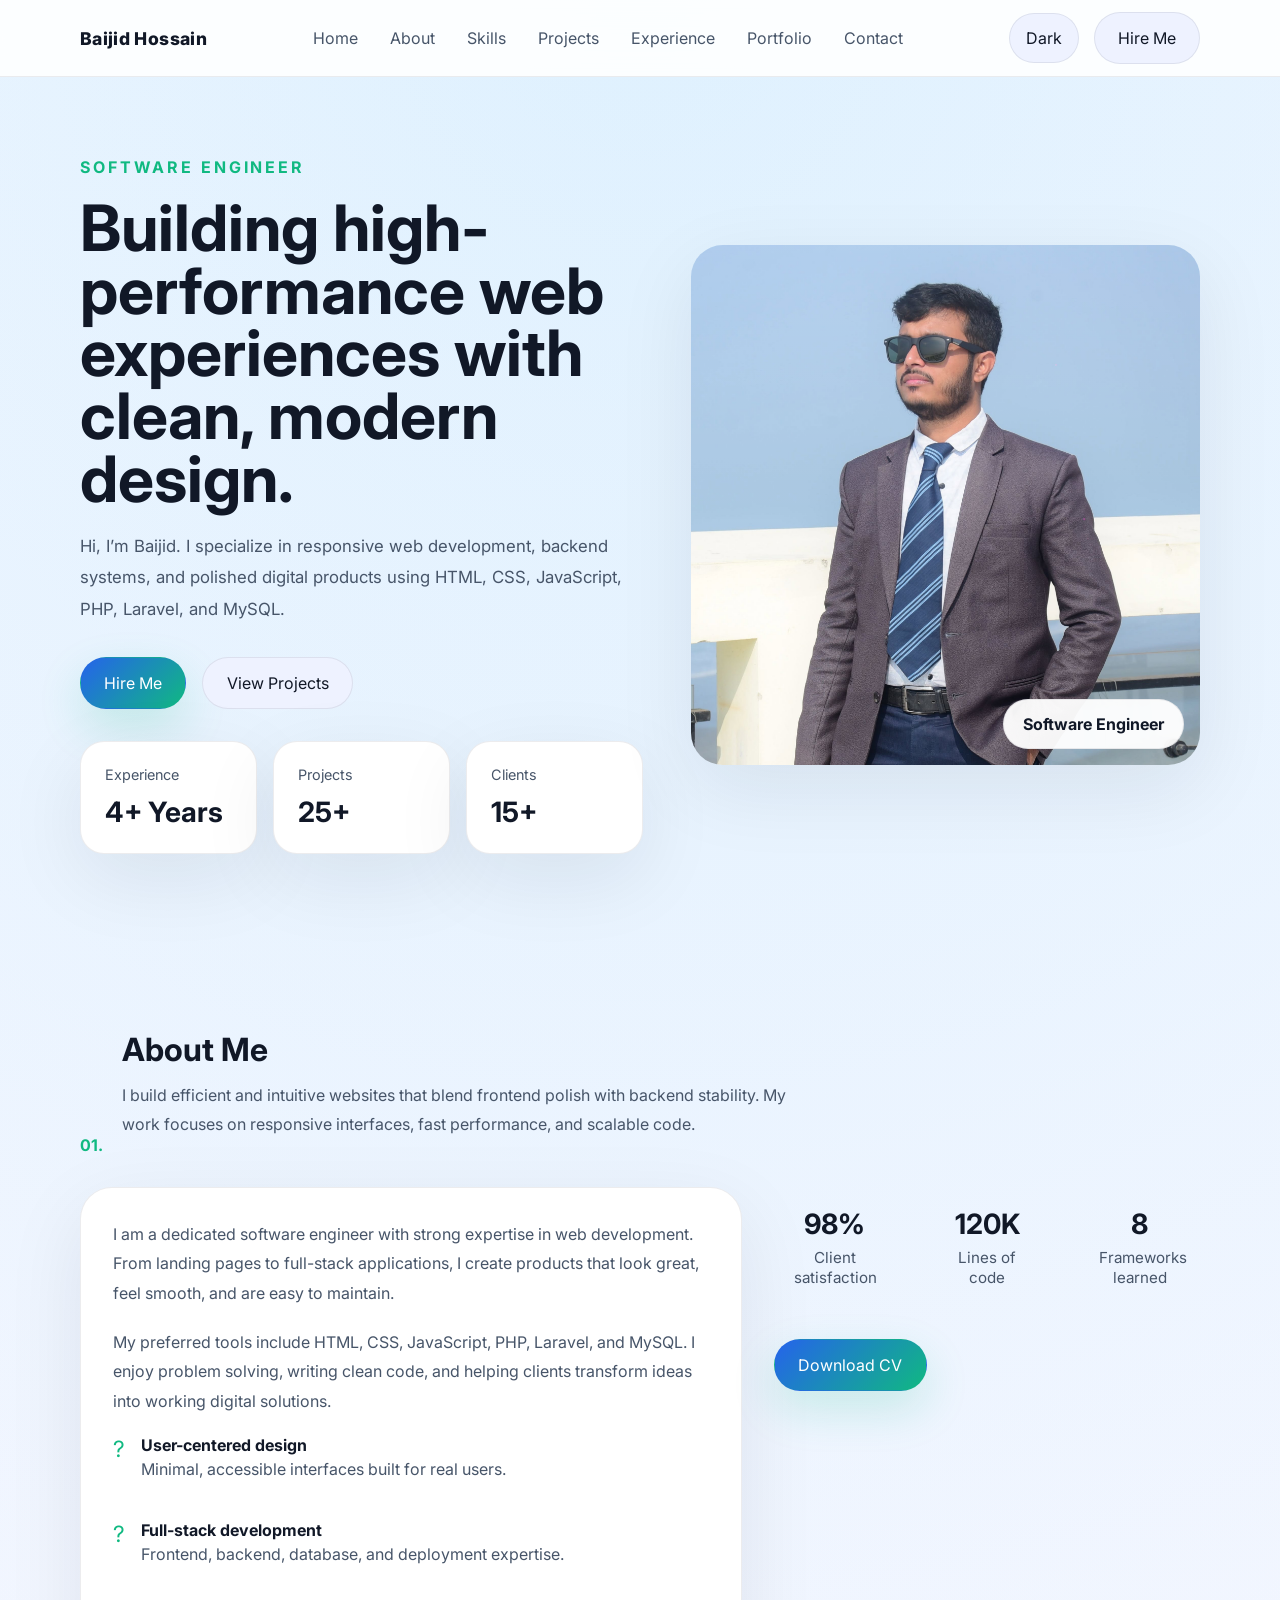
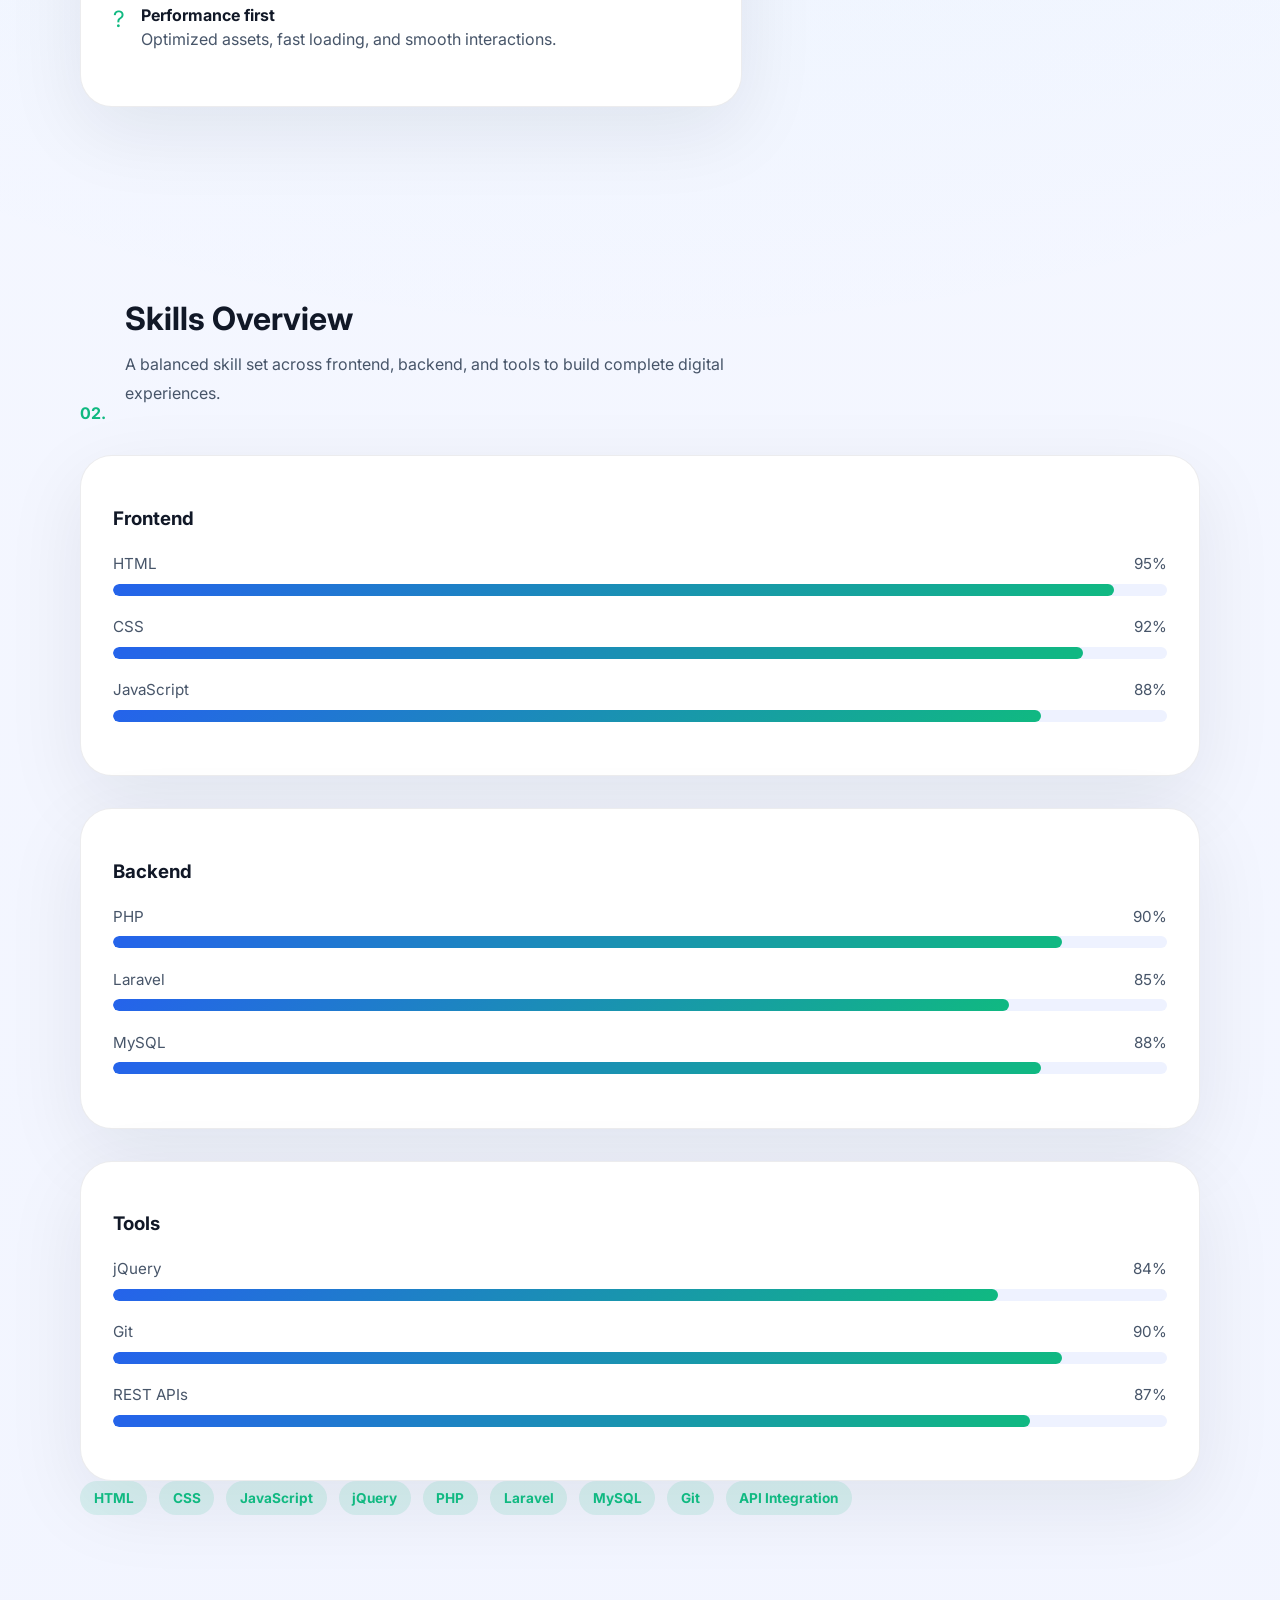
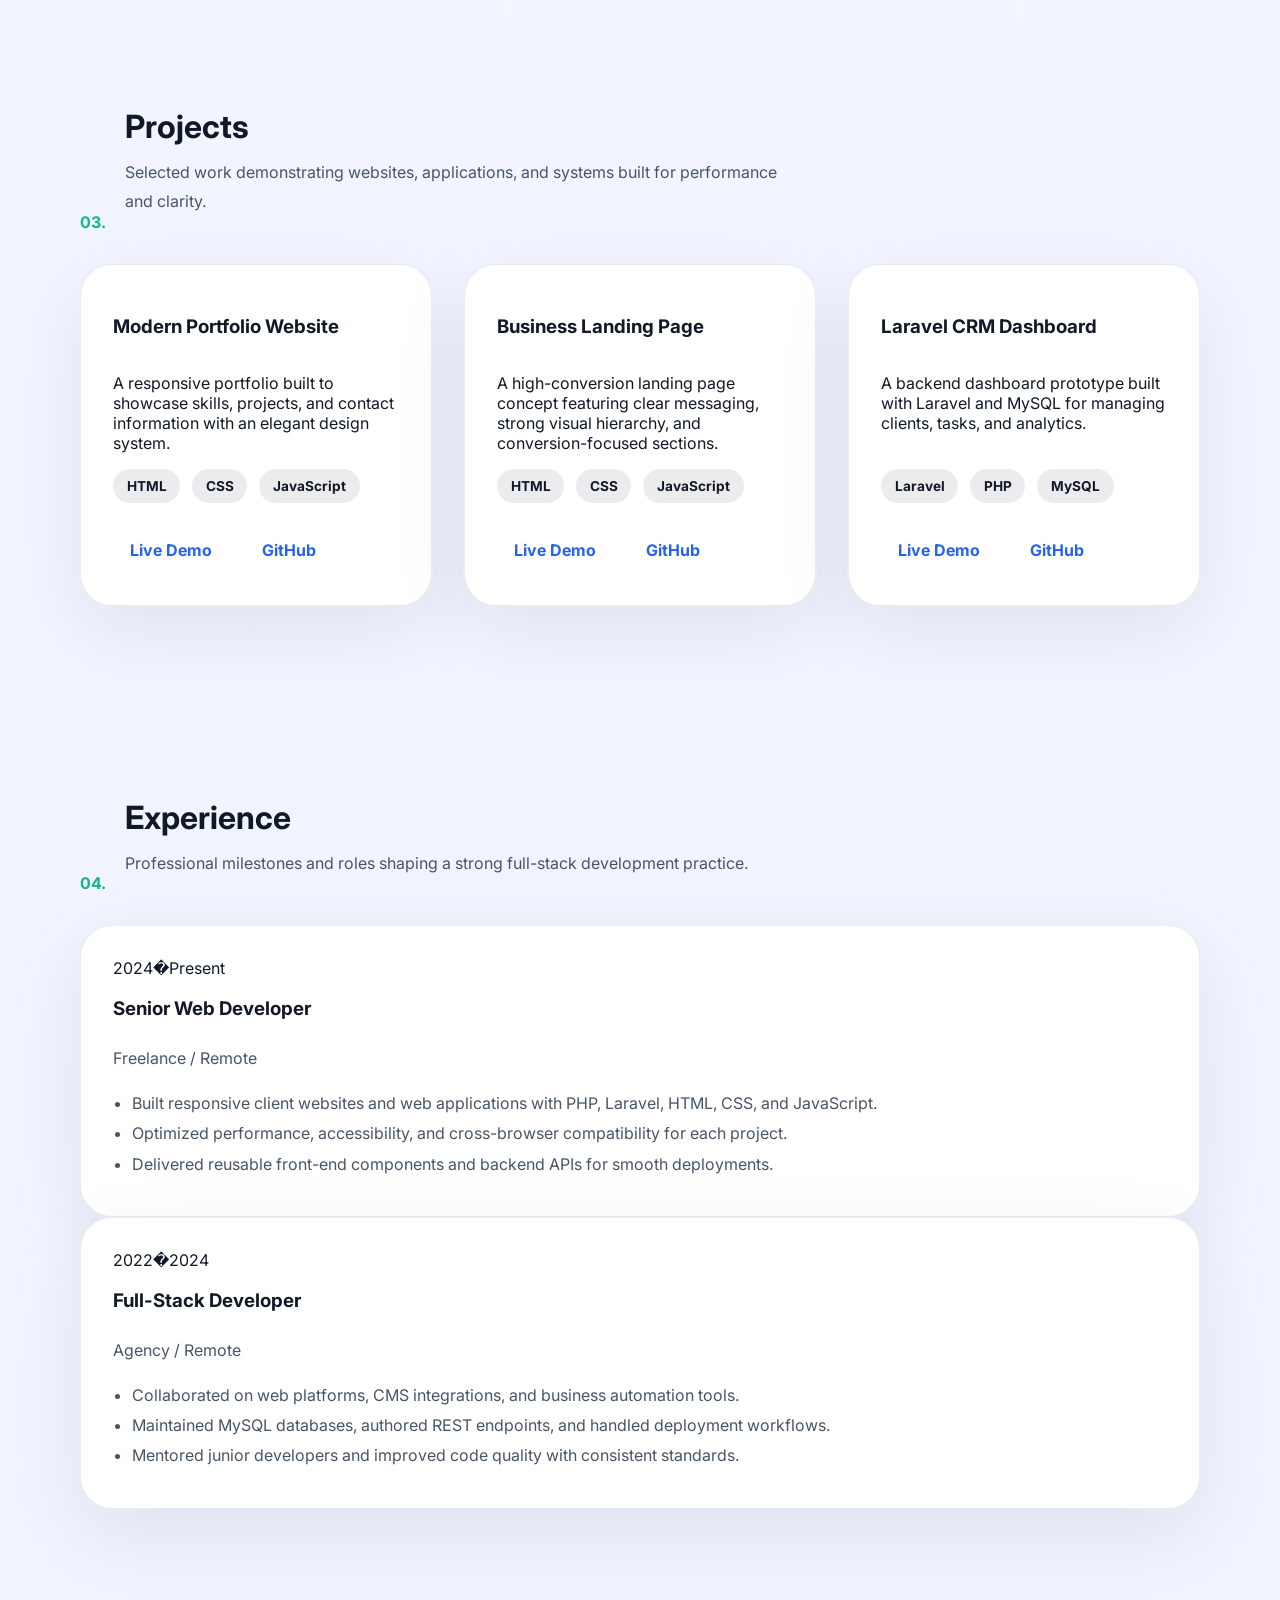
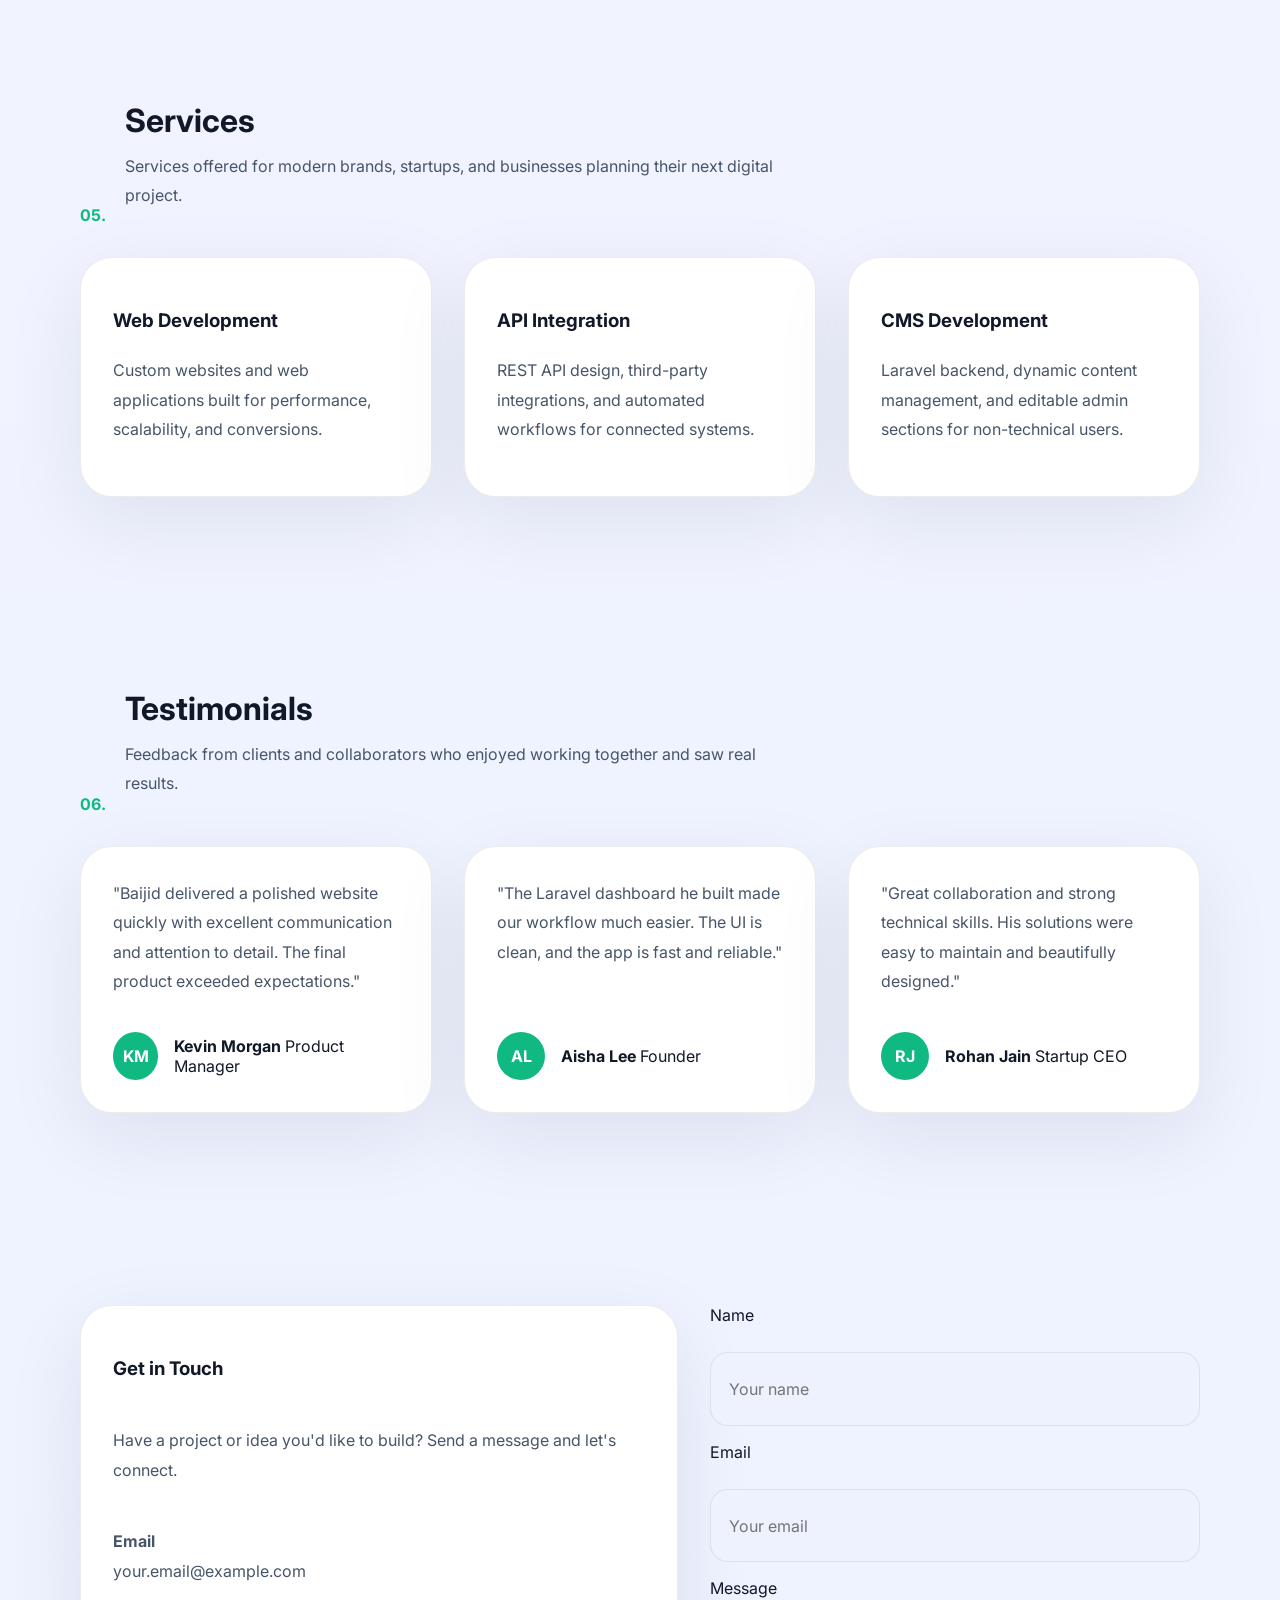
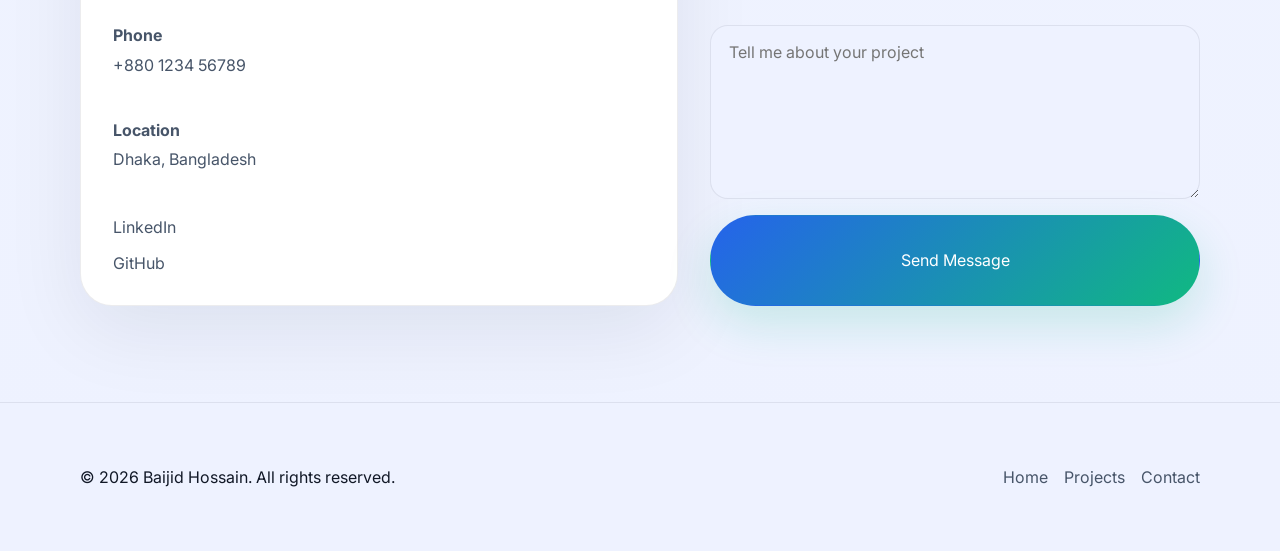
<file: index.html>
<!DOCTYPE html>
<html lang="en">
<head>
  <meta charset="UTF-8">
  <meta name="viewport" content="width=device-width, initial-scale=1.0">
  <meta name="description" content="Professional portfolio of Baijid Hossain showcasing skills, projects, experience, and contact information for a software engineer and web developer.">
  <title>Baijid Hossain | Software Engineer</title>
  <link rel="preconnect" href="https://fonts.googleapis.com">
  <link rel="preconnect" href="https://fonts.gstatic.com" crossorigin>
  <link href="https://fonts.googleapis.com/css2?family=Inter:wght@400;500;600;700;800&display=swap" rel="stylesheet">
  <link rel="stylesheet" href="assets/css/style.css">
</head>
<body>
  <header class="site-header">
    <div class="container header-inner reveal">
      <a class="brand" href="#home">Baijid Hossain</a>
      <nav aria-label="Main navigation">
        <ul class="nav-list">
          <li><a href="#home">Home</a></li>
          <li><a href="#about">About</a></li>
          <li><a href="#skills">Skills</a></li>
          <li><a href="#projects">Projects</a></li>
          <li><a href="#experience">Experience</a></li>
          <li><a href="pages/projects.html">Portfolio</a></li>
          <li><a href="#contact">Contact</a></li>
        </ul>
      </nav>
      <div class="header-actions">
        <button class="theme-toggle" type="button" aria-label="Toggle light and dark theme">Dark</button>
        <a href="#contact" class="button button--secondary">Hire Me</a>
      </div>
    </div>
  </header>

  <main>
    <section class="hero reveal" id="home">
      <div class="container hero-grid">
        <div class="hero-copy">
          <span class="eyebrow">Software Engineer</span>
          <h1>Building high-performance web experiences with clean, modern design.</h1>
          <p>Hi, I’m Baijid. I specialize in responsive web development, backend systems, and polished digital products using HTML, CSS, JavaScript, PHP, Laravel, and MySQL.</p>
          <div class="hero-buttons">
            <a href="#contact" class="button button--primary">Hire Me</a>
            <a href="#projects" class="button button--secondary">View Projects</a>
          </div>

          <div class="hero-meta">
            <div class="hero-card">
              <span>Experience</span>
              <strong>4+ Years</strong>
            </div>
            <div class="hero-card">
              <span>Projects</span>
              <strong>25+</strong>
            </div>
            <div class="hero-card">
              <span>Clients</span>
              <strong>15+</strong>
            </div>
          </div>
        </div>

        <div class="hero-media">
          <div class="hero-image">
            <img src="assets/images/profile.jpg" alt="Profile image of Baijid Hossain">
          </div>
          <span class="hero-badge">Software Engineer</span>
        </div>
      </div>
    </section>

    <section class="section reveal" id="about">
      <div class="container">
        <div class="section-header">
          <span class="section-number">01.</span>
          <div>
            <h2>About Me</h2>
            <p class="section-description">I build efficient and intuitive websites that blend frontend polish with backend stability. My work focuses on responsive interfaces, fast performance, and scalable code.</p>
          </div>
        </div>

        <div class="about-grid">
          <div class="about-card">
            <p>I am a dedicated software engineer with strong expertise in web development. From landing pages to full-stack applications, I create products that look great, feel smooth, and are easy to maintain.</p>
            <p>My preferred tools include HTML, CSS, JavaScript, PHP, Laravel, and MySQL. I enjoy problem solving, writing clean code, and helping clients transform ideas into working digital solutions.</p>

            <div class="feature-list">
              <div class="feature">
                <span>?</span>
                <div>
                  <strong>User-centered design</strong>
                  <p>Minimal, accessible interfaces built for real users.</p>
                </div>
              </div>
              <div class="feature">
                <span>?</span>
                <div>
                  <strong>Full-stack development</strong>
                  <p>Frontend, backend, database, and deployment expertise.</p>
                </div>
              </div>
              <div class="feature">
                <span>?</span>
                <div>
                  <strong>Performance first</strong>
                  <p>Optimized assets, fast loading, and smooth interactions.</p>
                </div>
              </div>
            </div>
          </div>

          <aside class="about-sidebar">
            <div class="metric-grid">
              <div class="metric">
                <strong>98%</strong>
                <span>Client satisfaction</span>
              </div>
              <div class="metric">
                <strong>120K</strong>
                <span>Lines of code</span>
              </div>
              <div class="metric">
                <strong>8</strong>
                <span>Frameworks learned</span>
              </div>
            </div>

            <a class="button button--primary" href="#contact">Download CV</a>
          </aside>
        </div>
      </div>
    </section>

    <section class="section reveal" id="skills">
      <div class="container">
        <div class="section-header">
          <span class="section-number">02.</span>
          <div>
            <h2>Skills Overview</h2>
            <p class="section-description">A balanced skill set across frontend, backend, and tools to build complete digital experiences.</p>
          </div>
        </div>

        <div class="skills-grid">
          <div class="skill-card">
            <h3>Frontend</h3>
            <div class="skill">
              <div class="skill-label"><span>HTML</span><span>95%</span></div>
              <div class="skill-bar"><span class="skill-bar__fill" style="width: 95%;"></span></div>
            </div>
            <div class="skill">
              <div class="skill-label"><span>CSS</span><span>92%</span></div>
              <div class="skill-bar"><span class="skill-bar__fill" style="width: 92%;"></span></div>
            </div>
            <div class="skill">
              <div class="skill-label"><span>JavaScript</span><span>88%</span></div>
              <div class="skill-bar"><span class="skill-bar__fill" style="width: 88%;"></span></div>
            </div>
          </div>

          <div class="skill-card">
            <h3>Backend</h3>
            <div class="skill">
              <div class="skill-label"><span>PHP</span><span>90%</span></div>
              <div class="skill-bar"><span class="skill-bar__fill" style="width: 90%;"></span></div>
            </div>
            <div class="skill">
              <div class="skill-label"><span>Laravel</span><span>85%</span></div>
              <div class="skill-bar"><span class="skill-bar__fill" style="width: 85%;"></span></div>
            </div>
            <div class="skill">
              <div class="skill-label"><span>MySQL</span><span>88%</span></div>
              <div class="skill-bar"><span class="skill-bar__fill" style="width: 88%;"></span></div>
            </div>
          </div>

          <div class="skill-card">
            <h3>Tools</h3>
            <div class="skill">
              <div class="skill-label"><span>jQuery</span><span>84%</span></div>
              <div class="skill-bar"><span class="skill-bar__fill" style="width: 84%;"></span></div>
            </div>
            <div class="skill">
              <div class="skill-label"><span>Git</span><span>90%</span></div>
              <div class="skill-bar"><span class="skill-bar__fill" style="width: 90%;"></span></div>
            </div>
            <div class="skill">
              <div class="skill-label"><span>REST APIs</span><span>87%</span></div>
              <div class="skill-bar"><span class="skill-bar__fill" style="width: 87%;"></span></div>
            </div>
          </div>
        </div>

        <div class="skill-badge">
          <span class="tag">HTML</span>
          <span class="tag">CSS</span>
          <span class="tag">JavaScript</span>
          <span class="tag">jQuery</span>
          <span class="tag">PHP</span>
          <span class="tag">Laravel</span>
          <span class="tag">MySQL</span>
          <span class="tag">Git</span>
          <span class="tag">API Integration</span>
        </div>
      </div>
    </section>

    <section class="section reveal" id="projects">
      <div class="container">
        <div class="section-header">
          <span class="section-number">03.</span>
          <div>
            <h2>Projects</h2>
            <p class="section-description">Selected work demonstrating websites, applications, and systems built for performance and clarity.</p>
          </div>
        </div>

        <div class="project-grid">
          <article class="project-card reveal">
            <h3>Modern Portfolio Website</h3>
            <p>A responsive portfolio built to showcase skills, projects, and contact information with an elegant design system.</p>
            <div class="project-tech">
              <span class="tag tag--dark">HTML</span>
              <span class="tag tag--dark">CSS</span>
              <span class="tag tag--dark">JavaScript</span>
            </div>
            <div class="project-links">
              <a href="#" target="_blank" rel="noopener">Live Demo</a>
              <a href="#" target="_blank" rel="noopener">GitHub</a>
            </div>
          </article>

          <article class="project-card reveal">
            <h3>Business Landing Page</h3>
            <p>A high-conversion landing page concept featuring clear messaging, strong visual hierarchy, and conversion-focused sections.</p>
            <div class="project-tech">
              <span class="tag tag--dark">HTML</span>
              <span class="tag tag--dark">CSS</span>
              <span class="tag tag--dark">JavaScript</span>
            </div>
            <div class="project-links">
              <a href="#" target="_blank" rel="noopener">Live Demo</a>
              <a href="#" target="_blank" rel="noopener">GitHub</a>
            </div>
          </article>

          <article class="project-card reveal">
            <h3>Laravel CRM Dashboard</h3>
            <p>A backend dashboard prototype built with Laravel and MySQL for managing clients, tasks, and analytics.</p>
            <div class="project-tech">
              <span class="tag tag--dark">Laravel</span>
              <span class="tag tag--dark">PHP</span>
              <span class="tag tag--dark">MySQL</span>
            </div>
            <div class="project-links">
              <a href="#" target="_blank" rel="noopener">Live Demo</a>
              <a href="#" target="_blank" rel="noopener">GitHub</a>
            </div>
          </article>
        </div>
      </div>
    </section>

    <section class="section reveal" id="experience">
      <div class="container">
        <div class="section-header">
          <span class="section-number">04.</span>
          <div>
            <h2>Experience</h2>
            <p class="section-description">Professional milestones and roles shaping a strong full-stack development practice.</p>
          </div>
        </div>

        <div class="experience-list">
          <article class="timeline-item reveal">
            <span>2024�Present</span>
            <h3>Senior Web Developer</h3>
            <p>Freelance / Remote</p>
            <ul>
              <li>Built responsive client websites and web applications with PHP, Laravel, HTML, CSS, and JavaScript.</li>
              <li>Optimized performance, accessibility, and cross-browser compatibility for each project.</li>
              <li>Delivered reusable front-end components and backend APIs for smooth deployments.</li>
            </ul>
          </article>

          <article class="timeline-item reveal">
            <span>2022�2024</span>
            <h3>Full-Stack Developer</h3>
            <p>Agency / Remote</p>
            <ul>
              <li>Collaborated on web platforms, CMS integrations, and business automation tools.</li>
              <li>Maintained MySQL databases, authored REST endpoints, and handled deployment workflows.</li>
              <li>Mentored junior developers and improved code quality with consistent standards.</li>
            </ul>
          </article>
        </div>
      </div>
    </section>

    <section class="section reveal" id="services">
      <div class="container">
        <div class="section-header">
          <span class="section-number">05.</span>
          <div>
            <h2>Services</h2>
            <p class="section-description">Services offered for modern brands, startups, and businesses planning their next digital project.</p>
          </div>
        </div>

        <div class="services-grid">
          <article class="service-card reveal">
            <h3>Web Development</h3>
            <p>Custom websites and web applications built for performance, scalability, and conversions.</p>
          </article>
          <article class="service-card reveal">
            <h3>API Integration</h3>
            <p>REST API design, third-party integrations, and automated workflows for connected systems.</p>
          </article>
          <article class="service-card reveal">
            <h3>CMS Development</h3>
            <p>Laravel backend, dynamic content management, and editable admin sections for non-technical users.</p>
          </article>
        </div>
      </div>
    </section>

    <section class="section reveal" id="testimonials">
      <div class="container">
        <div class="section-header">
          <span class="section-number">06.</span>
          <div>
            <h2>Testimonials</h2>
            <p class="section-description">Feedback from clients and collaborators who enjoyed working together and saw real results.</p>
          </div>
        </div>

        <div class="testimonial-grid">
          <article class="testimonial-card reveal">
            <p>"Baijid delivered a polished website quickly with excellent communication and attention to detail. The final product exceeded expectations."</p>
            <div class="testimonial-author">
              <span class="avatar-sm">KM</span>
              <div>
                <strong>Kevin Morgan</strong>
                <span>Product Manager</span>
              </div>
            </div>
          </article>
          <article class="testimonial-card reveal">
            <p>"The Laravel dashboard he built made our workflow much easier. The UI is clean, and the app is fast and reliable."</p>
            <div class="testimonial-author">
              <span class="avatar-sm">AL</span>
              <div>
                <strong>Aisha Lee</strong>
                <span>Founder</span>
              </div>
            </div>
          </article>
          <article class="testimonial-card reveal">
            <p>"Great collaboration and strong technical skills. His solutions were easy to maintain and beautifully designed."</p>
            <div class="testimonial-author">
              <span class="avatar-sm">RJ</span>
              <div>
                <strong>Rohan Jain</strong>
                <span>Startup CEO</span>
              </div>
            </div>
          </article>
        </div>
      </div>
    </section>

    <section class="section reveal" id="contact">
      <div class="container contact-grid">
        <div class="contact-card reveal">
          <h3>Get in Touch</h3>
          <p>Have a project or idea you'd like to build? Send a message and let's connect.</p>
          <div class="contact-list">
            <p><strong>Email</strong><br><a href="mailto:your.email@example.com">your.email@example.com</a></p>
            <p><strong>Phone</strong><br><a href="tel:+880123456789">+880 1234 56789</a></p>
            <p><strong>Location</strong><br>Dhaka, Bangladesh</p>
          </div>
          <div class="contact-list">
            <a href="#" target="_blank" rel="noopener">LinkedIn</a>
            <a href="#" target="_blank" rel="noopener">GitHub</a>
          </div>
        </div>

        <form class="contact-form reveal" action="#" method="post">
          <label>
            <span>Name</span>
            <input type="text" name="name" placeholder="Your name" required>
          </label>
          <label>
            <span>Email</span>
            <input type="email" name="email" placeholder="Your email" required>
          </label>
          <label>
            <span>Message</span>
            <textarea name="message" rows="6" placeholder="Tell me about your project" required></textarea>
          </label>
          <button type="submit" class="button button--primary">Send Message</button>
        </form>
      </div>
    </section>
  </main>

  <footer class="footer reveal">
    <div class="container footer-inner">
      <p>&copy; 2026 Baijid Hossain. All rights reserved.</p>
      <ul class="footer-nav">
        <li><a href="#home">Home</a></li>
        <li><a href="#projects">Projects</a></li>
        <li><a href="#contact">Contact</a></li>
      </ul>
    </div>
  </footer>

  <script src="assets/js/main.js" defer></script>
</body>
</html>
</file>
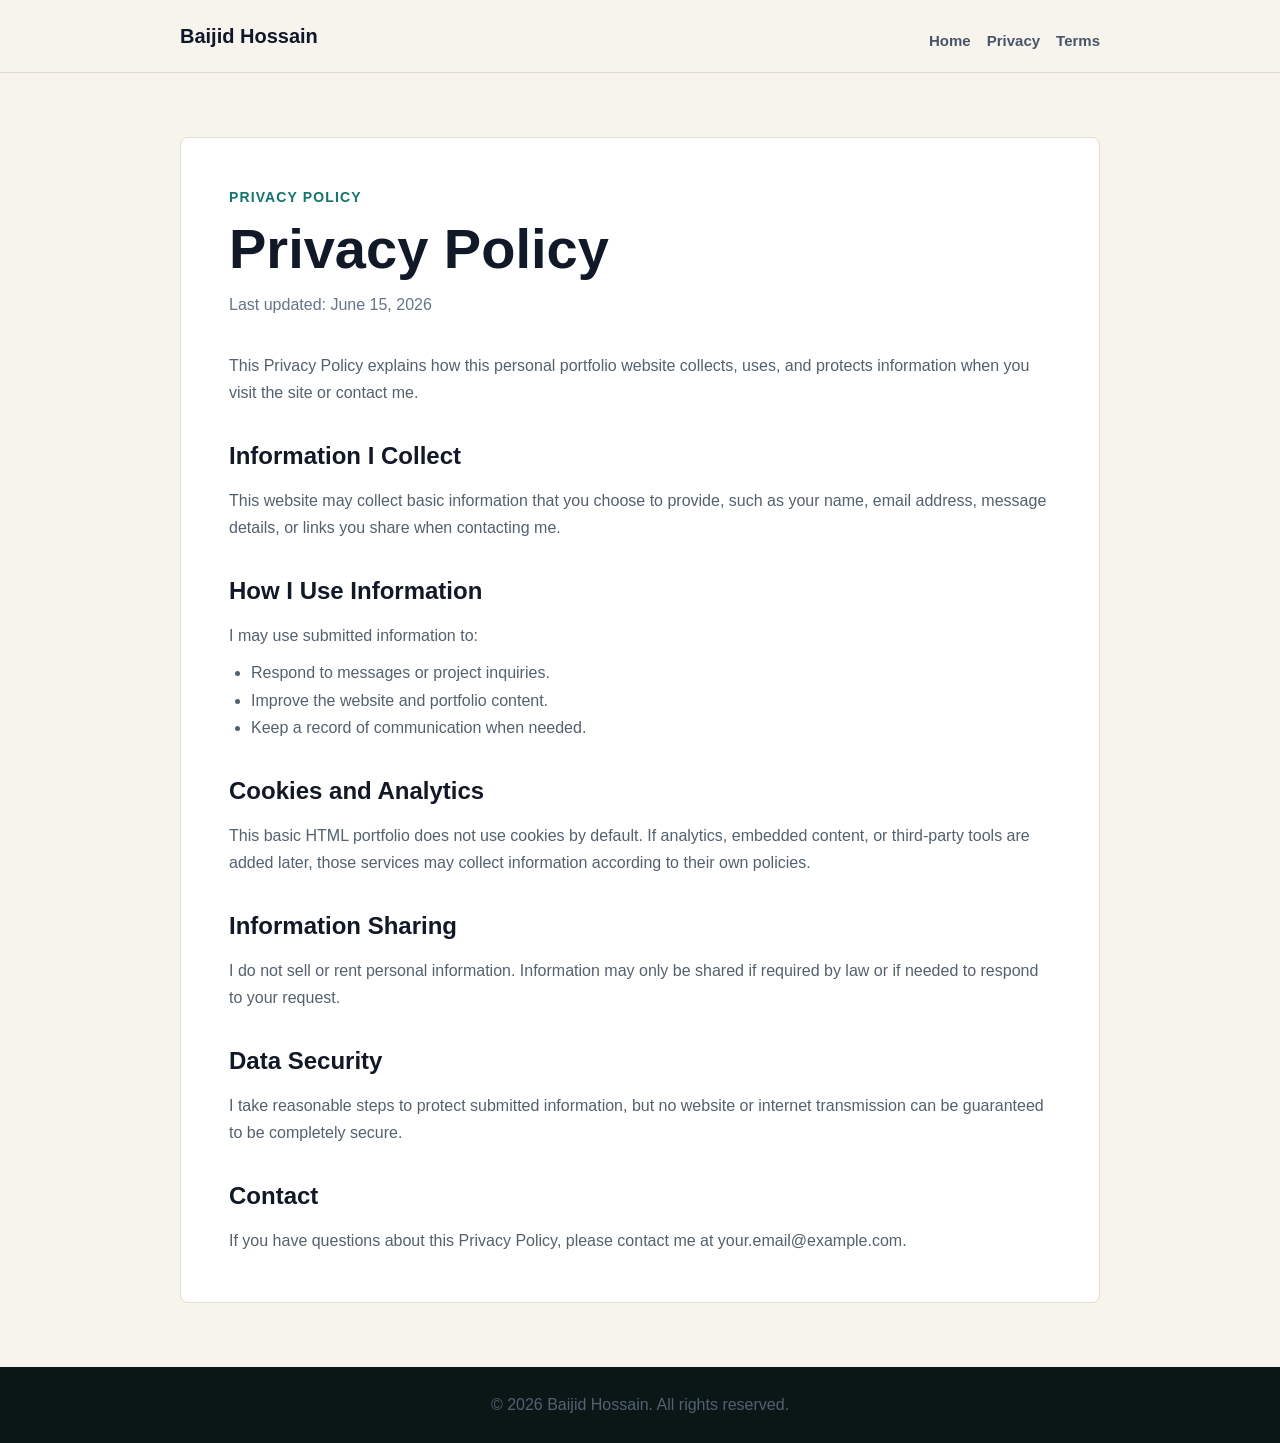
<file: pages/privacy.html>
<!DOCTYPE html>
<html lang="en">
<head>
  <meta charset="UTF-8">
  <meta name="viewport" content="width=device-width, initial-scale=1.0">
  <title>Privacy Policy | Baijid Hossain</title>
  <style>
    * {
      box-sizing: border-box;
      margin: 0;
      padding: 0;
    }

    body {
      background: #f7f4ee;
      color: #1f2933;
      font-family: Arial, Helvetica, sans-serif;
      line-height: 1.7;
    }

    a {
      color: inherit;
      text-decoration: none;
    }

    .container {
      width: min(920px, calc(100% - 32px));
      margin: 0 auto;
    }

    .site-header {
      background: rgba(247, 244, 238, 0.94);
      border-bottom: 1px solid #ded7cb;
      position: sticky;
      top: 0;
      z-index: 10;
    }

    .nav {
      align-items: center;
      display: flex;
      justify-content: space-between;
      min-height: 72px;
      gap: 18px;
    }

    .logo {
      color: #0f172a;
      font-size: 20px;
      font-weight: 800;
    }

    .back-link {
      color: #0f766e;
      font-size: 15px;
      font-weight: 800;
    }

    .nav-links {
      display: flex;
      flex-wrap: wrap;
      gap: 16px;
      list-style: none;
    }

    .nav-links a {
      color: #475569;
      font-size: 15px;
      font-weight: 800;
    }

    .nav-links a:hover {
      color: #0f766e;
    }

    main {
      padding: 64px 0;
    }

    .policy-card {
      background: #ffffff;
      border: 1px solid #e2ded5;
      border-radius: 8px;
      padding: clamp(24px, 5vw, 48px);
    }

    .eyebrow {
      color: #0f766e;
      font-size: 14px;
      font-weight: 800;
      letter-spacing: 0.08em;
      margin-bottom: 10px;
      text-transform: uppercase;
    }

    h1 {
      color: #111827;
      font-size: clamp(34px, 6vw, 56px);
      line-height: 1.05;
      margin-bottom: 12px;
    }

    .updated {
      color: #64748b;
      margin-bottom: 34px;
    }

    h2 {
      color: #111827;
      font-size: 24px;
      margin: 30px 0 10px;
    }

    p,
    li {
      color: #53616f;
    }

    ul {
      margin-left: 22px;
      margin-top: 10px;
    }

    .site-footer {
      background: #0b1716;
      color: #cbd5e1;
      padding: 24px 0;
      text-align: center;
    }

    @media (max-width: 600px) {
      .nav {
        align-items: flex-start;
        flex-direction: column;
        padding: 16px 0;
      }

      main {
        padding: 40px 0;
      }
    }
  </style>
</head>
<body>
  <header class="site-header">
    <nav class="container nav" aria-label="Main navigation">
      <a class="logo" href="../index.html">Baijid Hossain</a>
      <ul class="nav-links">
        <li><a href="../index.html">Home</a></li>
        <li><a href="privacy.html">Privacy</a></li>
        <li><a href="terms.html">Terms</a></li>
      </ul>
    </nav>
  </header>

  <main>
    <div class="container">
      <article class="policy-card">
        <p class="eyebrow">Privacy Policy</p>
        <h1>Privacy Policy</h1>
        <p class="updated">Last updated: June 15, 2026</p>

        <p>
          This Privacy Policy explains how this personal portfolio website collects,
          uses, and protects information when you visit the site or contact me.
        </p>

        <h2>Information I Collect</h2>
        <p>
          This website may collect basic information that you choose to provide,
          such as your name, email address, message details, or links you share
          when contacting me.
        </p>

        <h2>How I Use Information</h2>
        <p>I may use submitted information to:</p>
        <ul>
          <li>Respond to messages or project inquiries.</li>
          <li>Improve the website and portfolio content.</li>
          <li>Keep a record of communication when needed.</li>
        </ul>

        <h2>Cookies and Analytics</h2>
        <p>
          This basic HTML portfolio does not use cookies by default. If analytics,
          embedded content, or third-party tools are added later, those services
          may collect information according to their own policies.
        </p>

        <h2>Information Sharing</h2>
        <p>
          I do not sell or rent personal information. Information may only be
          shared if required by law or if needed to respond to your request.
        </p>

        <h2>Data Security</h2>
        <p>
          I take reasonable steps to protect submitted information, but no website
          or internet transmission can be guaranteed to be completely secure.
        </p>

        <h2>Contact</h2>
        <p>
          If you have questions about this Privacy Policy, please contact me at
          <a href="mailto:your.email@example.com">your.email@example.com</a>.
        </p>
      </article>
    </div>
  </main>

  <footer class="site-footer">
    <div class="container">
      <p>&copy; 2026 Baijid Hossain. All rights reserved.</p>
    </div>
  </footer>
</body>
</html>
</file>
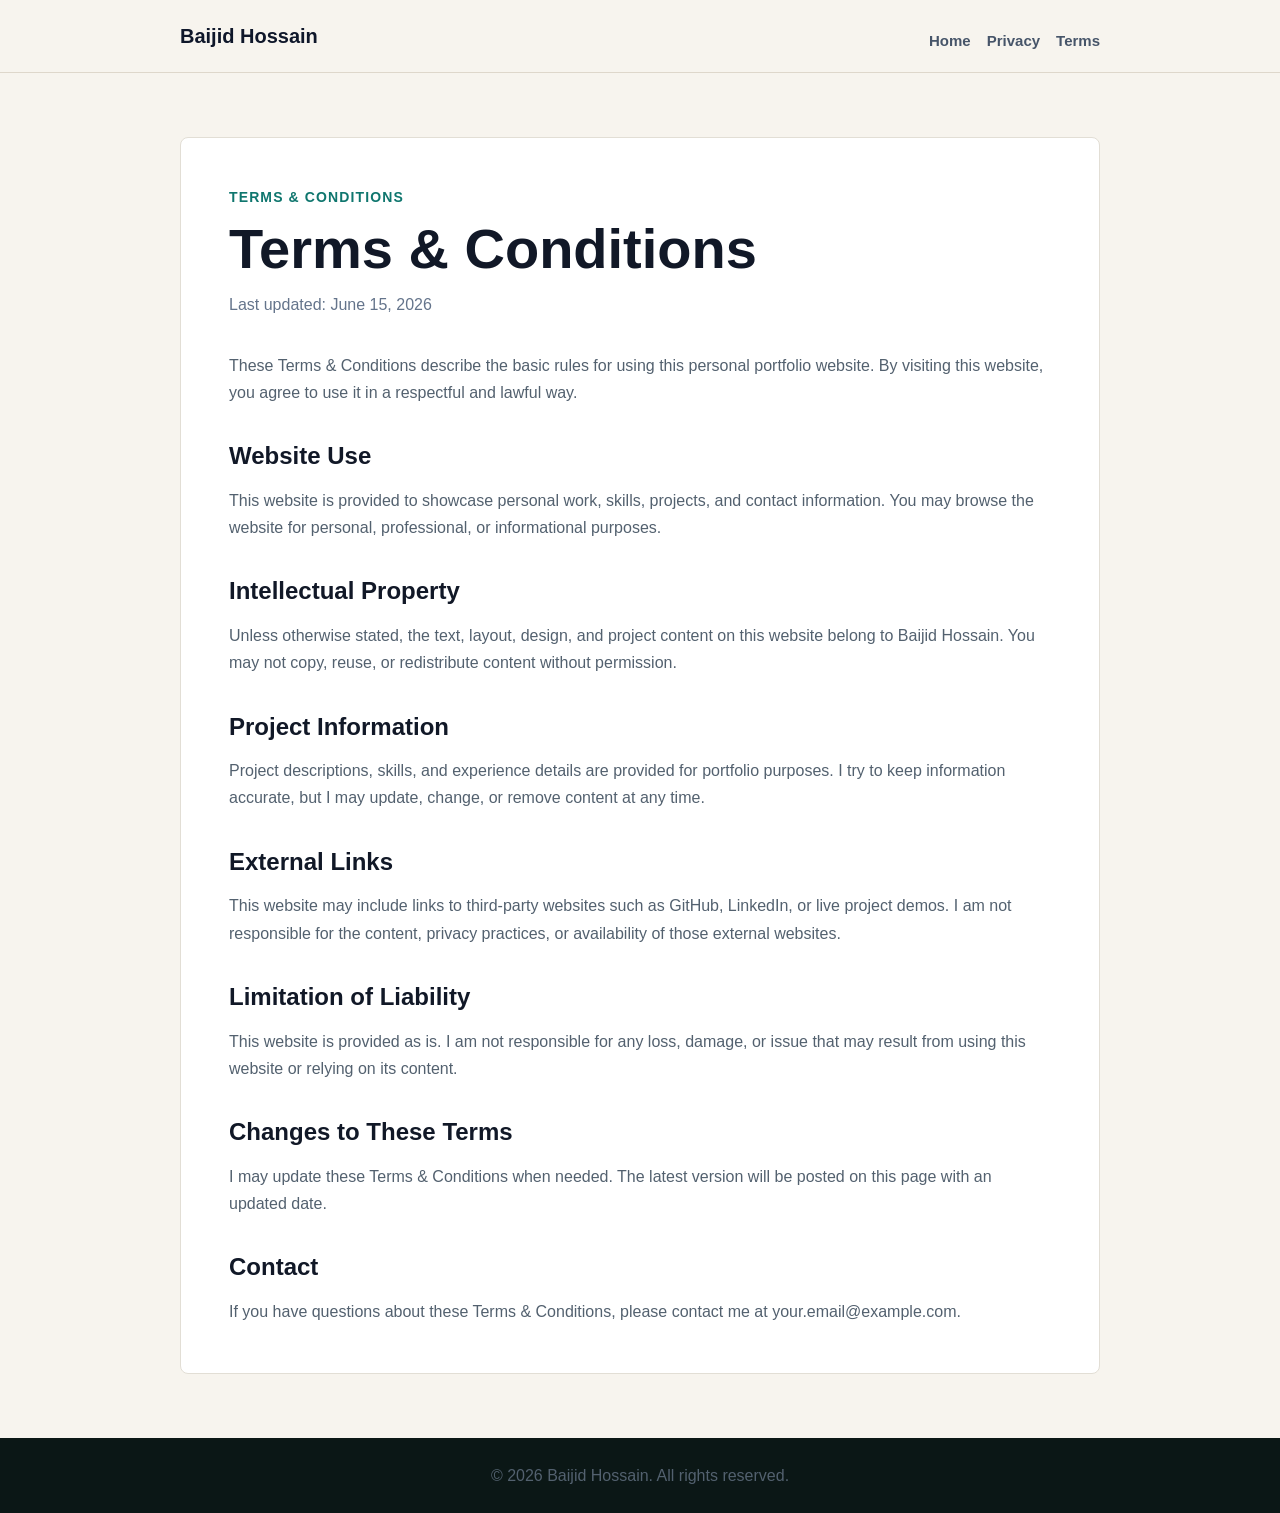
<file: pages/terms.html>
<!DOCTYPE html>
<html lang="en">
<head>
  <meta charset="UTF-8">
  <meta name="viewport" content="width=device-width, initial-scale=1.0">
  <title>Terms &amp; Conditions | Baijid Hossain</title>
  <style>
    * {
      box-sizing: border-box;
      margin: 0;
      padding: 0;
    }

    body {
      background: #f7f4ee;
      color: #1f2933;
      font-family: Arial, Helvetica, sans-serif;
      line-height: 1.7;
    }

    a {
      color: inherit;
      text-decoration: none;
    }

    .container {
      width: min(920px, calc(100% - 32px));
      margin: 0 auto;
    }

    .site-header {
      background: rgba(247, 244, 238, 0.94);
      border-bottom: 1px solid #ded7cb;
      position: sticky;
      top: 0;
      z-index: 10;
    }

    .nav {
      align-items: center;
      display: flex;
      justify-content: space-between;
      min-height: 72px;
      gap: 18px;
    }

    .logo {
      color: #0f172a;
      font-size: 20px;
      font-weight: 800;
    }

    .back-link {
      color: #0f766e;
      font-size: 15px;
      font-weight: 800;
    }

    .nav-links {
      display: flex;
      flex-wrap: wrap;
      gap: 16px;
      list-style: none;
    }

    .nav-links a {
      color: #475569;
      font-size: 15px;
      font-weight: 800;
    }

    .nav-links a:hover {
      color: #0f766e;
    }

    main {
      padding: 64px 0;
    }

    .terms-card {
      background: #ffffff;
      border: 1px solid #e2ded5;
      border-radius: 8px;
      padding: clamp(24px, 5vw, 48px);
    }

    .eyebrow {
      color: #0f766e;
      font-size: 14px;
      font-weight: 800;
      letter-spacing: 0.08em;
      margin-bottom: 10px;
      text-transform: uppercase;
    }

    h1 {
      color: #111827;
      font-size: clamp(34px, 6vw, 56px);
      line-height: 1.05;
      margin-bottom: 12px;
    }

    .updated {
      color: #64748b;
      margin-bottom: 34px;
    }

    h2 {
      color: #111827;
      font-size: 24px;
      margin: 30px 0 10px;
    }

    p,
    li {
      color: #53616f;
    }

    ul {
      margin-left: 22px;
      margin-top: 10px;
    }

    .site-footer {
      background: #0b1716;
      color: #cbd5e1;
      padding: 24px 0;
      text-align: center;
    }

    @media (max-width: 600px) {
      .nav {
        align-items: flex-start;
        flex-direction: column;
        padding: 16px 0;
      }

      main {
        padding: 40px 0;
      }
    }
  </style>
</head>
<body>
  <header class="site-header">
    <nav class="container nav" aria-label="Main navigation">
      <a class="logo" href="../index.html">Baijid Hossain</a>
      <ul class="nav-links">
        <li><a href="../index.html">Home</a></li>
        <li><a href="privacy.html">Privacy</a></li>
        <li><a href="terms.html">Terms</a></li>
      </ul>
    </nav>
  </header>

  <main>
    <div class="container">
      <article class="terms-card">
        <p class="eyebrow">Terms &amp; Conditions</p>
        <h1>Terms &amp; Conditions</h1>
        <p class="updated">Last updated: June 15, 2026</p>

        <p>
          These Terms &amp; Conditions describe the basic rules for using this
          personal portfolio website. By visiting this website, you agree to use
          it in a respectful and lawful way.
        </p>

        <h2>Website Use</h2>
        <p>
          This website is provided to showcase personal work, skills, projects,
          and contact information. You may browse the website for personal,
          professional, or informational purposes.
        </p>

        <h2>Intellectual Property</h2>
        <p>
          Unless otherwise stated, the text, layout, design, and project content
          on this website belong to Baijid Hossain. You may not copy, reuse, or
          redistribute content without permission.
        </p>

        <h2>Project Information</h2>
        <p>
          Project descriptions, skills, and experience details are provided for
          portfolio purposes. I try to keep information accurate, but I may update,
          change, or remove content at any time.
        </p>

        <h2>External Links</h2>
        <p>
          This website may include links to third-party websites such as GitHub,
          LinkedIn, or live project demos. I am not responsible for the content,
          privacy practices, or availability of those external websites.
        </p>

        <h2>Limitation of Liability</h2>
        <p>
          This website is provided as is. I am not responsible for any loss,
          damage, or issue that may result from using this website or relying on
          its content.
        </p>

        <h2>Changes to These Terms</h2>
        <p>
          I may update these Terms &amp; Conditions when needed. The latest version
          will be posted on this page with an updated date.
        </p>

        <h2>Contact</h2>
        <p>
          If you have questions about these Terms &amp; Conditions, please contact
          me at <a href="mailto:your.email@example.com">your.email@example.com</a>.
        </p>
      </article>
    </div>
  </main>

  <footer class="site-footer">
    <div class="container">
      <p>&copy; 2026 Baijid Hossain. All rights reserved.</p>
    </div>
  </footer>
</body>
</html>
</file>
<file: assets/css/style.css>
:root {
  color-scheme: light;
  --bg: #f6f8ff;
  --surface: #ffffff;
  --surface-alt: #eef2ff;
  --text: #111827;
  --muted: #475569;
  --primary: #2563eb;
  --accent: #10b981;
  --border: rgba(15, 23, 42, 0.08);
  --shadow: 0 24px 80px rgba(15, 23, 42, 0.08);
  --radius: 32px;
}

[data-theme='dark'] {
  color-scheme: dark;
  --bg: #060b16;
  --surface: #0b1120;
  --surface-alt: #111b2c;
  --text: #f8fafc;
  --muted: #94a3b8;
  --primary: #38bdf8;
  --accent: #34d399;
  --border: rgba(148, 163, 184, 0.18);
  --shadow: 0 30px 90px rgba(0, 0, 0, 0.45);
}

.tomato-theme {
  --bg: #fff1ef;
  --surface: #ffffff;
  --surface-alt: #ffe8e0;
  --text: #1d1211;
  --muted: #7a342b;
  --primary: #ff6347;
  --accent: #ff7f50;
  --border: rgba(255, 99, 71, 0.18);
  --shadow: 0 24px 80px rgba(255, 99, 71, 0.15);
}

.tomato-theme {
  background: radial-gradient(circle at top, rgba(255, 99, 71, 0.14), transparent 28%), linear-gradient(180deg, var(--bg) 0%, #fff1ef 100%);
}

* {
  box-sizing: border-box;
}

html {
  scroll-behavior: smooth;
}

body {
  margin: 0;
  min-height: 100vh;
  font-family: 'Inter', system-ui, sans-serif;
  background: radial-gradient(circle at top, rgba(56, 189, 248, 0.12), transparent 28%), linear-gradient(180deg, var(--bg) 0%, #eef2ff 100%);
  color: var(--text);
}

img {
  display: block;
  max-width: 100%;
}

a {
  color: inherit;
  text-decoration: none;
}

button,
input,
textarea {
  font: inherit;
}

button {
  cursor: pointer;
}

.container {
  width: min(1120px, calc(100% - 2rem));
  margin: 0 auto;
}

.site-header {
  position: sticky;
  top: 0;
  z-index: 50;
  background: rgba(255, 255, 255, 0.88);
  border-bottom: 1px solid var(--border);
  backdrop-filter: blur(18px);
}

[data-theme='dark'] .site-header {
  background: rgba(6, 11, 22, 0.92);
}

.header-inner {
  display: flex;
  align-items: center;
  justify-content: space-between;
  gap: 1rem;
  min-height: 76px;
}

.brand {
  font-size: 1.1rem;
  font-weight: 800;
  letter-spacing: 0.02em;
}

.nav-list {
  display: flex;
  flex-wrap: wrap;
  gap: 1rem;
  list-style: none;
  margin: 0;
  padding: 0;
}

.nav-list a {
  color: var(--muted);
  padding: 0.45rem 0.5rem;
  transition: color 0.25s ease;
}

.nav-list a:hover,
.nav-list a:focus {
  color: var(--text);
}

.header-actions {
  display: flex;
  gap: 0.9rem;
  align-items: center;
}

.button {
  display: inline-flex;
  align-items: center;
  justify-content: center;
  border-radius: 999px;
  padding: 0.95rem 1.45rem;
  border: 1px solid transparent;
  transition: transform 0.25s ease, box-shadow 0.25s ease, background 0.25s ease;
}

.button:hover {
  transform: translateY(-1px);
}

.button--primary {
  background: linear-gradient(135deg, var(--primary), var(--accent));
  color: #ffffff;
  box-shadow: 0 18px 45px rgba(16, 185, 129, 0.18);
}

.button--secondary,
.button--ghost {
  background: var(--surface-alt);
  color: var(--text);
  border-color: var(--border);
}

.theme-toggle {
  padding: 0.85rem 1rem;
  border-radius: 999px;
  background: var(--surface-alt);
  color: var(--text);
  border: 1px solid var(--border);
}

.hero {
  padding: 5rem 0;
}

.hero-grid {
  display: grid;
  grid-template-columns: 1.05fr 0.95fr;
  gap: 3rem;
  align-items: center;
}

.hero-copy {
  max-width: 620px;
}

.eyebrow {
  display: inline-flex;
  align-items: center;
  color: var(--accent);
  letter-spacing: 0.18em;
  text-transform: uppercase;
  font-weight: 700;
  margin-bottom: 1.25rem;
}

.hero-copy h1 {
  font-size: clamp(2.7rem, 5vw, 4.8rem);
  line-height: 0.98;
  margin: 0 0 1.3rem;
}

.hero-copy p {
  font-size: 1.05rem;
  color: var(--muted);
  line-height: 1.85;
  margin: 0 0 2rem;
}

.hero-buttons {
  display: flex;
  flex-wrap: wrap;
  gap: 1rem;
}

.hero-meta {
  display: grid;
  grid-template-columns: repeat(3, minmax(0, 1fr));
  gap: 1rem;
  margin-top: 2rem;
}

.hero-card {
  background: var(--surface);
  border: 1px solid var(--border);
  border-radius: 1.5rem;
  padding: 1.5rem;
  box-shadow: var(--shadow);
}

.hero-card span {
  display: block;
  color: var(--muted);
  font-size: 0.9rem;
  margin-bottom: 0.75rem;
}

.hero-card strong {
  font-size: 1.75rem;
  color: var(--text);
}

.hero-media {
  position: relative;
}

.hero-image {
  position: relative;
  min-height: 520px;
  border-radius: 32px;
  overflow: hidden;
  box-shadow: var(--shadow);
}

.hero-image img {
  width: 100%;
  min-height: 520px;
  object-fit: cover;
}

.hero-image::before {
  content: "";
  position: absolute;
  inset: 0;
  background: linear-gradient(180deg, rgba(255, 255, 255, 0.12), transparent 58%);
  pointer-events: none;
}

.hero-badge {
  position: absolute;
  right: 0;
  bottom: 0;
  margin: 1rem;
  background: rgba(255, 255, 255, 0.95);
  color: var(--text);
  padding: 0.9rem 1.2rem;
  border-radius: 999px;
  border: 1px solid var(--border);
  font-weight: 700;
}

[data-theme='dark'] .hero-badge {
  background: rgba(15, 23, 42, 0.88);
}

.section {
  padding: 6rem 0;
}

.section-header {
  display: flex;
  align-items: flex-end;
  gap: 1.2rem;
  margin-bottom: 2rem;
}

.section-number {
  color: var(--accent);
  font-weight: 700;
}

.section-header h2 {
  font-size: clamp(2rem, 2.5vw, 2.8rem);
  margin: 0;
}

.section-description {
  max-width: 680px;
  color: var(--muted);
  line-height: 1.8;
  margin-top: 0.75rem;
}

.about-grid,
.contact-grid,
.skills-grid,
.project-grid,
.services-grid,
.testimonial-grid,
.metric-grid {
  display: grid;
  gap: 2rem;
}

.about-grid {
  grid-template-columns: 1.4fr 0.9fr;
  align-items: start;
}

.about-card,
.skill-card,
.project-card,
.timeline-item,
.service-card,
.testimonial-card,
.contact-card {
  background: var(--surface);
  border: 1px solid var(--border);
  border-radius: 32px;
  padding: 2rem;
  box-shadow: var(--shadow);
}

.about-card p,
.timeline-item p,
.service-card p,
.testimonial-card p,
.contact-card p {
  color: var(--muted);
  line-height: 1.85;
  margin: 0 0 1.2rem;
}

.feature-list {
  display: grid;
  gap: 1rem;
}

.feature {
  display: grid;
  grid-template-columns: auto 1fr;
  gap: 1rem;
  align-items: start;
}

.feature span {
  font-size: 1.4rem;
  color: var(--accent);
}

.feature strong {
  margin: 0 0 0.35rem;
}

.metric-grid {
  grid-template-columns: repeat(3, minmax(0, 1fr));
  margin-bottom: 2rem;
}

.metric {
  text-align: center;
  padding: 1.25rem;
}

.metric strong {
  display: block;
  font-size: 1.75rem;
  margin-bottom: 0.4rem;
}

.metric span {
  color: var(--muted);
  font-size: 0.95rem;
}

.skill-card h3,
.service-card h3,
.testimonial-card strong,
.timeline-item h3,
.contact-card h3 {
  margin-bottom: 1.5rem;
}

.skill-card {
  padding: 2rem;
}

.skill {
  margin-bottom: 1.35rem;
}

.skill-label {
  display: flex;
  justify-content: space-between;
  font-size: 0.95rem;
  color: var(--muted);
  margin-bottom: 0.65rem;
}

.skill-bar {
  width: 100%;
  height: 12px;
  border-radius: 999px;
  background: var(--surface-alt);
  overflow: hidden;
}

.skill-bar__fill {
  display: block;
  height: 100%;
  border-radius: 999px;
  background: linear-gradient(135deg, var(--primary), var(--accent));
  transform: translateX(-100%);
  animation: fillBar 1.2s ease forwards;
}

.skill-badge,
.project-tech {
  display: flex;
  flex-wrap: wrap;
  gap: 0.75rem;
}

.tag {
  background: rgba(16, 185, 129, 0.12);
  color: var(--accent);
  padding: 0.55rem 0.85rem;
  border-radius: 999px;
  font-size: 0.85rem;
  font-weight: 700;
}

.tag--dark {
  background: rgba(15, 23, 42, 0.08);
  color: var(--text);
}

.project-grid {
  grid-template-columns: repeat(3, minmax(0, 1fr));
}

.project-card {
  display: flex;
  flex-direction: column;
  min-height: 320px;
}

.project-card p {
  flex: 1;
}

.project-links {
  display: flex;
  flex-wrap: wrap;
  gap: 1rem;
  margin-top: 1.5rem;
}

.project-links a {
  color: var(--primary);
  font-weight: 700;
  border: 1px solid transparent;
  padding: 0.75rem 1rem;
  border-radius: 999px;
  transition: background 0.25s ease;
}

.project-links a:hover {
  background: rgba(37, 99, 235, 0.06);
}

.experience-list {
  display: grid;
}

.timeline-item ul {
  margin: 0;
  padding-left: 1.2rem;
  color: var(--muted);
}

.timeline-item li {
  margin-bottom: 0.65rem;
}

.services-grid,
.testimonial-grid {
  grid-template-columns: repeat(3, minmax(0, 1fr));
}

.testimonial-card {
  display: flex;
  flex-direction: column;
  gap: 1rem;
}

.testimonial-author {
  display: flex;
  align-items: center;
  gap: 1rem;
  margin-top: auto;
}

.avatar-sm {
  width: 48px;
  height: 48px;
  border-radius: 50%;
  display: grid;
  place-items: center;
  background: var(--accent);
  color: #ffffff;
  font-weight: 700;
}

.contact-grid {
  grid-template-columns: 1.1fr 0.9fr;
}

.contact-card {
  display: grid;
  gap: 1.4rem;
}

.contact-list {
  display: grid;
  gap: 1rem;
}

.contact-list a,
.contact-list p {
  color: var(--muted);
}

.contact-form {
  display: grid;
  gap: 1rem;
}

.contact-form label {
  display: grid;
  gap: 0.5rem;
  color: var(--text);
}

.contact-form input,
.contact-form textarea {
  width: 100%;
  border: 1px solid var(--border);
  border-radius: 18px;
  padding: 1rem 1.1rem;
  background: var(--surface-alt);
  color: var(--text);
  resize: vertical;
}

.contact-form textarea {
  min-height: 150px;
}

.footer {
  padding: 3rem 0;
  background: var(--surface-alt);
  border-top: 1px solid var(--border);
}

.footer-inner {
  display: flex;
  flex-wrap: wrap;
  align-items: center;
  justify-content: space-between;
  gap: 1rem;
}

.footer-nav {
  display: flex;
  flex-wrap: wrap;
  gap: 1rem;
  list-style: none;
  margin: 0;
  padding: 0;
}

.footer-nav a {
  color: var(--muted);
}

.reveal {
  opacity: 0;
  transform: translateY(24px);
  transition: opacity 0.9s ease, transform 0.9s ease;
}

.reveal.active {
  opacity: 1;
  transform: translateY(0);
}

@keyframes fillBar {
  to {
    transform: translateX(0);
  }
}

@media (max-width: 1040px) {
  .hero-grid,
  .about-grid,
  .skills-grid,
  .project-grid,
  .services-grid,
  .testimonial-grid,
  .contact-grid,
  .metric-grid {
    grid-template-columns: 1fr;
  }

  .hero-image {
    min-height: 420px;
  }
}

@media (max-width: 720px) {
  .header-inner {
    flex-direction: column;
    align-items: flex-start;
    padding: 1rem 0;
  }

  .nav-list {
    gap: 0.75rem;
  }

  .hero {
    padding: 4rem 0;
  }

  .hero-buttons {
    flex-direction: column;
  }

  .hero-image {
    min-height: 320px;
  }

  .hero-badge {
    right: 1rem;
    left: 1rem;
    bottom: 1rem;
  }

  .section {
    padding: 4.5rem 0;
  }

  .about-card,
  .skill-card,
  .project-card,
  .timeline-item,
  .service-card,
  .testimonial-card,
  .contact-card {
    padding: 1.5rem;
  }
}

@media (max-width: 520px) {
  .button {
    width: 100%;
  }

  .project-links,
  .hero-meta,
  .header-actions {
    width: 100%;
    justify-content: stretch;
  }
}

.portfolio-hero {
  padding-top: 4rem;
  padding-bottom: 2rem;
}

.portfolio-grid {
  display: grid;
  grid-template-columns: repeat(auto-fit, minmax(280px, 1fr));
  gap: 1.75rem;
}

.portfolio-card {
  display: grid;
  grid-template-rows: auto 1fr;
  overflow: hidden;
  min-height: 420px;
}

.portfolio-card__media {
  aspect-ratio: 16 / 10;
  overflow: hidden;
}

.portfolio-card__media img {
  width: 100%;
  height: 100%;
  object-fit: cover;
  display: block;
}

.portfolio-card__body {
  display: grid;
  gap: 1rem;
  padding: 1.8rem;
  background: var(--surface);
}

.portfolio-card__body h3 {
  margin: 0;
}

.portfolio-card__body p {
  margin: 0;
  color: var(--muted);
  line-height: 1.8;
}

.portfolio-card__links {
  display: flex;
  flex-wrap: wrap;
  gap: 0.75rem;
  margin-top: auto;
}

.button--sm {
  border-radius: 999px;
  padding: 0.8rem 1rem;
  font-size: 0.9rem;
}
</file>
